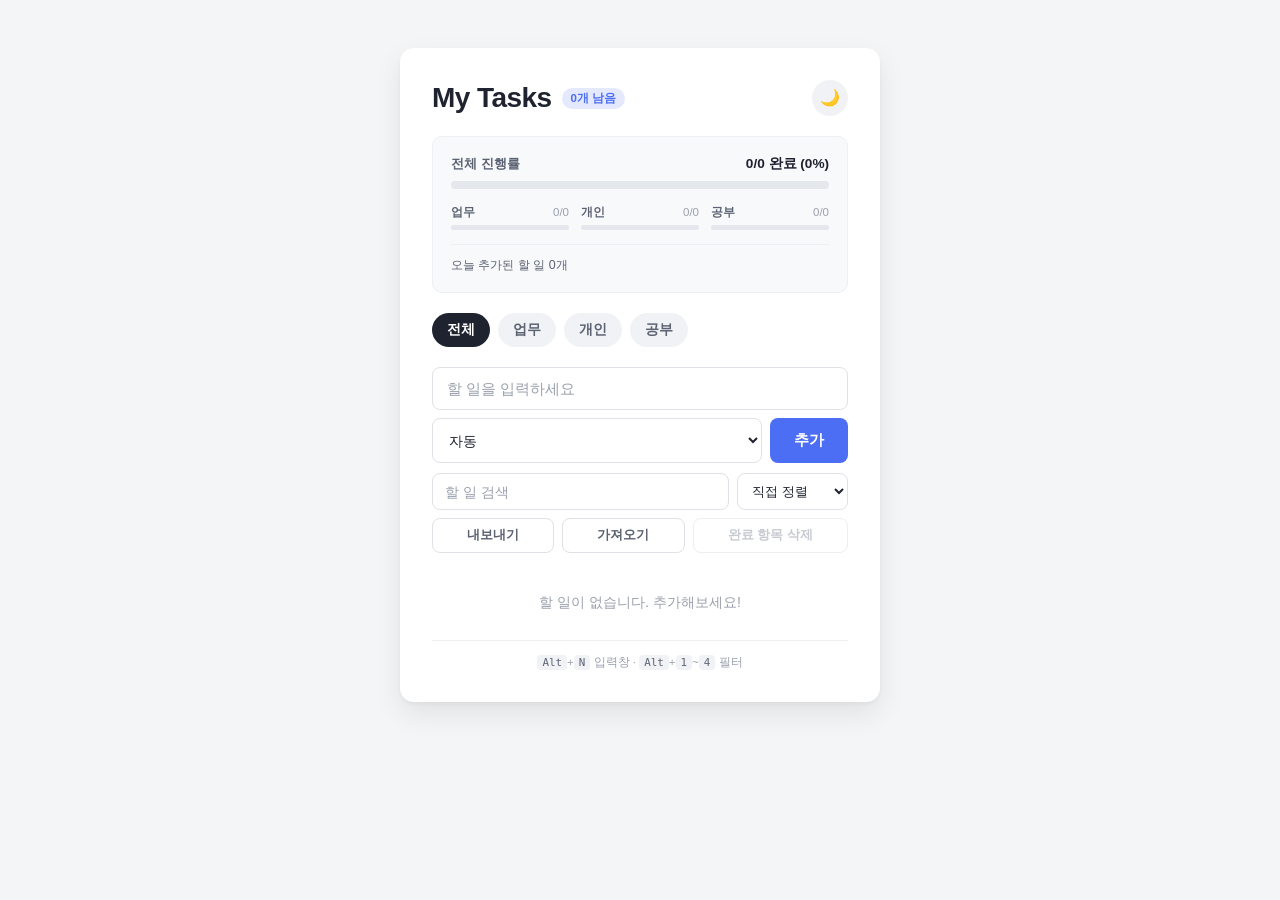
<file: index.html>
<!DOCTYPE html>
<html lang="ko">
<head>
  <meta charset="UTF-8">
  <meta name="viewport" content="width=device-width, initial-scale=1.0">
  <title>My Tasks</title>
  <link rel="stylesheet" href="style.css">
  <script>
    // 첫 페인트 전에 테마를 적용해야 라이트 화면이 번쩍이지 않는다
    (function () {
      try {
        const saved = localStorage.getItem('my-tasks-theme');
        const prefersDark = window.matchMedia('(prefers-color-scheme: dark)').matches;
        document.documentElement.dataset.theme = saved || (prefersDark ? 'dark' : 'light');
      } catch {
        document.documentElement.dataset.theme = 'light';
      }
    })();
  </script>
</head>
<body>
  <main class="card">
    <header class="card-head">
      <div class="head-left">
        <h1 class="title">My Tasks</h1>
        <span class="badge" id="remaining-badge">0개 남음</span>
      </div>

      <button
        type="button"
        class="theme-toggle"
        id="theme-toggle"
        aria-label="다크 모드 전환"
      >
        <span class="theme-icon" id="theme-icon">🌙</span>
      </button>
    </header>

    <!-- 진행률 대시보드: 요소를 다시 만들지 않고 값만 갱신해야
         프로그레스 바의 전환 효과가 살아있으므로 마크업을 고정해 둔다 -->
    <section class="dashboard">
      <div class="overall-head">
        <span class="overall-label">전체 진행률</span>
        <span class="overall-value" id="overall-value">0/0 완료 (0%)</span>
      </div>

      <div class="progress-track">
        <div class="progress-fill" id="overall-fill"></div>
      </div>

      <div class="mini-stats">
        <div class="mini-stat" data-category="work">
          <div class="mini-head">
            <span class="mini-label">업무</span>
            <span class="mini-count" data-role="count">0/0</span>
          </div>
          <div class="mini-track">
            <div class="mini-fill" data-role="fill"></div>
          </div>
        </div>

        <div class="mini-stat" data-category="personal">
          <div class="mini-head">
            <span class="mini-label">개인</span>
            <span class="mini-count" data-role="count">0/0</span>
          </div>
          <div class="mini-track">
            <div class="mini-fill" data-role="fill"></div>
          </div>
        </div>

        <div class="mini-stat" data-category="study">
          <div class="mini-head">
            <span class="mini-label">공부</span>
            <span class="mini-count" data-role="count">0/0</span>
          </div>
          <div class="mini-track">
            <div class="mini-fill" data-role="fill"></div>
          </div>
        </div>
      </div>

      <p class="today-count" id="today-count">오늘 추가된 할 일 0개</p>
    </section>

    <div class="filter-bar" id="filter-bar">
      <button type="button" class="filter-btn is-active" data-filter="all">전체</button>
      <button type="button" class="filter-btn" data-filter="work">업무</button>
      <button type="button" class="filter-btn" data-filter="personal">개인</button>
      <button type="button" class="filter-btn" data-filter="study">공부</button>
    </div>

    <form class="input-row" id="todo-form">
      <input
        type="text"
        id="todo-input"
        class="todo-input"
        placeholder="할 일을 입력하세요"
        autocomplete="off"
      >
      <select id="category-select" class="category-select" aria-label="카테고리">
        <option value="auto" selected>자동</option>
        <option value="work">업무</option>
        <option value="personal">개인</option>
        <option value="study">공부</option>
      </select>
      <button type="submit" class="add-btn">추가</button>
    </form>

    <p class="category-hint hidden" id="category-hint" aria-live="polite"></p>

    <div class="tool-row">
      <input
        type="search"
        id="search-input"
        class="search-input"
        placeholder="할 일 검색"
        autocomplete="off"
        aria-label="할 일 검색"
      >
      <select id="sort-select" class="sort-select" aria-label="정렬 기준">
        <option value="manual">직접 정렬</option>
        <option value="created">생성일순</option>
        <option value="category">카테고리순</option>
        <option value="done">완료 상태순</option>
      </select>
    </div>

    <div class="action-row">
      <button type="button" class="ghost-btn" id="export-btn">내보내기</button>
      <button type="button" class="ghost-btn" id="import-btn">가져오기</button>
      <button type="button" class="ghost-btn danger" id="clear-done-btn" disabled>
        완료 항목 삭제
      </button>
      <input type="file" id="import-file" accept="application/json,.json" hidden>
    </div>

    <ul class="todo-list" id="todo-list"></ul>

    <p class="empty-msg" id="empty-msg">할 일이 없습니다. 추가해보세요!</p>

    <footer class="shortcut-hint">
      <kbd>Alt</kbd>+<kbd>N</kbd> 입력창 · <kbd>Alt</kbd>+<kbd>1</kbd>~<kbd>4</kbd> 필터
    </footer>
  </main>

  <div class="toast" id="toast" role="status" aria-live="polite"></div>

  <dialog class="confirm-dialog" id="confirm-dialog">
    <div class="confirm-inner">
      <h2 class="confirm-title" id="confirm-title"></h2>
      <p class="confirm-text" id="confirm-text"></p>
      <div class="confirm-actions" id="confirm-actions"></div>
    </div>
  </dialog>

  <script src="script.js"></script>
</body>
</html>
</file>
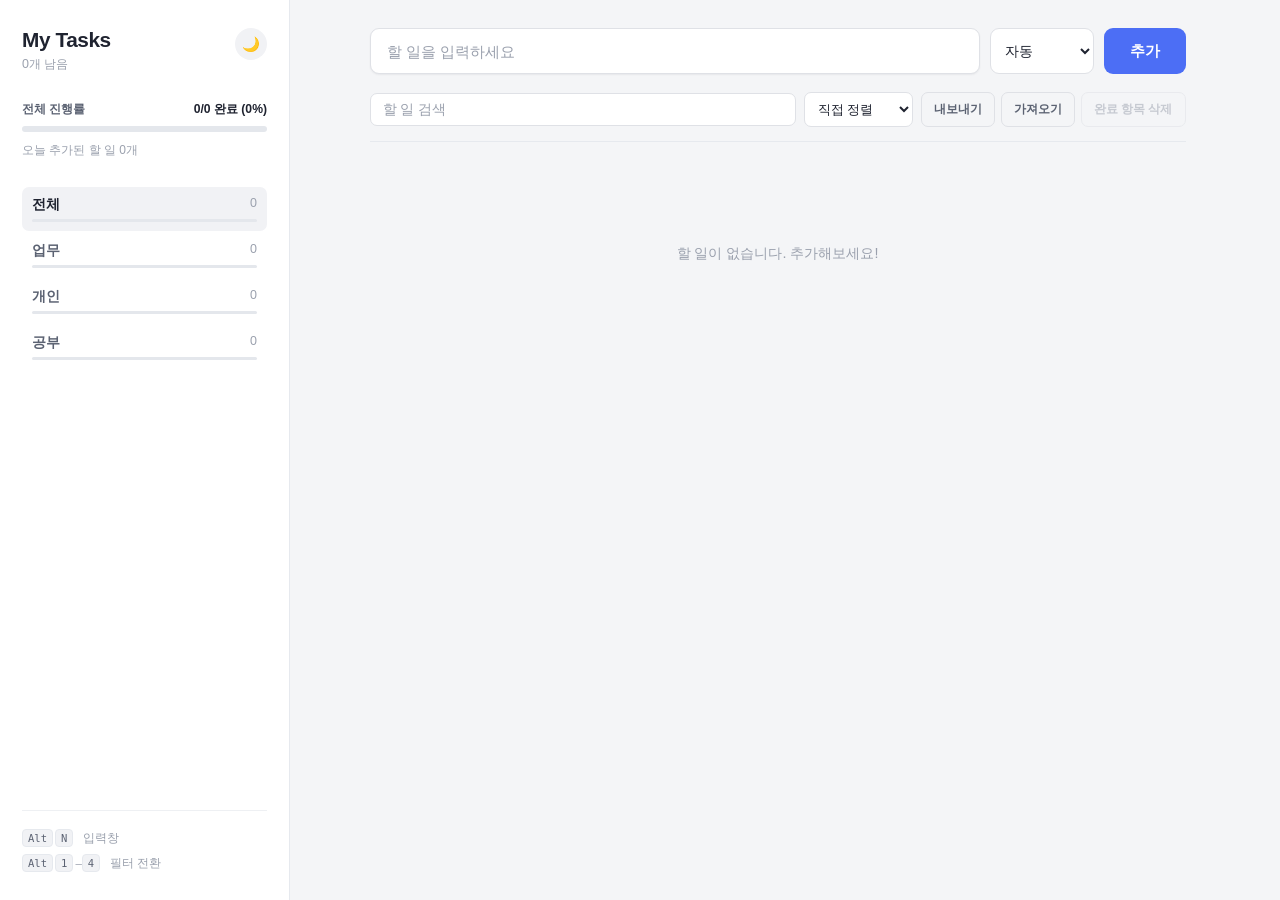
<file: web_version/index.html>
<!DOCTYPE html>
<html lang="ko">
<head>
  <meta charset="UTF-8">
  <meta name="viewport" content="width=device-width, initial-scale=1.0">
  <title>My Tasks</title>
  <link rel="stylesheet" href="style.css">
  <script>
    // 첫 페인트 전에 테마를 적용해야 라이트 화면이 번쩍이지 않는다
    (function () {
      try {
        const saved = localStorage.getItem('my-tasks-theme');
        const prefersDark = window.matchMedia('(prefers-color-scheme: dark)').matches;
        document.documentElement.dataset.theme = saved || (prefersDark ? 'dark' : 'light');
      } catch {
        document.documentElement.dataset.theme = 'light';
      }
    })();
  </script>
</head>
<body>
  <div class="app">
    <!-- 왼쪽 레일: 읽는 것 (상태와 전환) -->
    <aside class="rail">
      <header class="rail-head">
        <div class="brand">
          <h1 class="brand-name">My Tasks</h1>
          <p class="brand-sub" id="remaining-badge">0개 남음</p>
        </div>

        <button
          type="button"
          class="theme-toggle"
          id="theme-toggle"
          aria-label="다크 모드 전환"
        >
          <span class="theme-icon" id="theme-icon">🌙</span>
        </button>
      </header>

      <!-- 값만 갱신해야 프로그레스 바의 전환 효과가 살아있으므로 마크업을 고정해 둔다 -->
      <section class="progress-block">
        <div class="progress-head">
          <span class="progress-label">전체 진행률</span>
          <span class="progress-value" id="overall-value">0/0 완료 (0%)</span>
        </div>
        <div class="progress-track">
          <div class="progress-fill" id="overall-fill"></div>
        </div>
        <p class="today-count" id="today-count">오늘 추가된 할 일 0개</p>
      </section>

      <!-- 필터와 카테고리별 진행률을 한 덩어리로 묶었다 -->
      <nav class="filter-nav" id="filter-bar" aria-label="카테고리 필터">
        <button type="button" class="filter-row is-active" data-filter="all">
          <span class="filter-name">전체</span>
          <span class="filter-count" data-role="count">0</span>
          <span class="filter-track"><span class="filter-fill" data-role="fill"></span></span>
        </button>
        <button type="button" class="filter-row" data-filter="work">
          <span class="filter-name">업무</span>
          <span class="filter-count" data-role="count">0</span>
          <span class="filter-track"><span class="filter-fill" data-role="fill"></span></span>
        </button>
        <button type="button" class="filter-row" data-filter="personal">
          <span class="filter-name">개인</span>
          <span class="filter-count" data-role="count">0</span>
          <span class="filter-track"><span class="filter-fill" data-role="fill"></span></span>
        </button>
        <button type="button" class="filter-row" data-filter="study">
          <span class="filter-name">공부</span>
          <span class="filter-count" data-role="count">0</span>
          <span class="filter-track"><span class="filter-fill" data-role="fill"></span></span>
        </button>
      </nav>

      <footer class="rail-foot">
        <div class="shortcut"><span><kbd>Alt</kbd><kbd>N</kbd></span> 입력창</div>
        <div class="shortcut"><span><kbd>Alt</kbd><kbd>1</kbd>–<kbd>4</kbd></span> 필터 전환</div>
      </footer>
    </aside>

    <!-- 오른쪽 본문: 하는 것 (입력과 목록) -->
    <main class="main">
      <div class="main-head">
        <div class="main-inner">
          <div class="compose">
            <form class="compose-form" id="todo-form">
              <input
                type="text"
                id="todo-input"
                class="compose-input"
                placeholder="할 일을 입력하세요"
                autocomplete="off"
              >
              <select id="category-select" class="compose-select" aria-label="카테고리">
                <option value="auto" selected>자동</option>
                <option value="work">업무</option>
                <option value="personal">개인</option>
                <option value="study">공부</option>
              </select>
              <button type="submit" class="compose-add">추가</button>
            </form>

            <p class="category-hint hidden" id="category-hint" aria-live="polite"></p>
          </div>

          <div class="toolbar">
            <input
              type="search"
              id="search-input"
              class="search-input"
              placeholder="할 일 검색"
              autocomplete="off"
              aria-label="할 일 검색"
            >
            <select id="sort-select" class="sort-select" aria-label="정렬 기준">
              <option value="manual">직접 정렬</option>
              <option value="created">생성일순</option>
              <option value="category">카테고리순</option>
              <option value="done">완료 상태순</option>
            </select>

            <div class="toolbar-actions">
              <button type="button" class="ghost-btn" id="export-btn">내보내기</button>
              <button type="button" class="ghost-btn" id="import-btn">가져오기</button>
              <button type="button" class="ghost-btn danger" id="clear-done-btn" disabled>
                완료 항목 삭제
              </button>
              <input type="file" id="import-file" accept="application/json,.json" hidden>
            </div>
          </div>
          </div>
      </div>

      <div class="main-inner">
        <ul class="todo-list" id="todo-list"></ul>
        <p class="empty-msg" id="empty-msg">할 일이 없습니다. 추가해보세요!</p>
      </div>
    </main>
  </div>

  <div class="toast" id="toast" role="status" aria-live="polite"></div>

  <dialog class="confirm-dialog" id="confirm-dialog">
    <div class="confirm-inner">
      <h2 class="confirm-title" id="confirm-title"></h2>
      <p class="confirm-text" id="confirm-text"></p>
      <div class="confirm-actions" id="confirm-actions"></div>
    </div>
  </dialog>

  <script src="script.js"></script>
</body>
</html>
</file>
<file: style.css>
/* ── 테마 토큰 ─────────────────────────── */
:root {
  /* 카테고리 색은 두 테마에서 공통으로 쓴다 */
  --work: #4a90e2;
  --personal: #27ae60;
  --study: #8e44ad;

  --bg: #f4f5f7;
  --card: #ffffff;
  --text: #1f2330;
  --text-sub: #5b6272;
  --muted: #9aa0ad;
  --line: #eef0f3;

  --panel-bg: #f8f9fb;
  --panel-border: #edeff3;
  --track: #e4e7ec;

  --field-bg: #ffffff;
  --field-border: #dfe1e6;
  --chip-bg: #f1f2f5;
  --chip-hover: #e6e8ed;
  --chip-active: #1f2330;

  --accent: #4c6ef5;
  --accent-hover: #3b5bdb;
  --accent-active: #364fc7;
  --accent-ring: rgba(76, 110, 245, 0.15);
  --accent-grad: #7048e8;

  --danger: #e03131;
  --danger-soft: #ffe9e9;

  --shadow: 0 2px 4px rgba(0, 0, 0, 0.04), 0 12px 28px rgba(0, 0, 0, 0.08);
}

:root[data-theme="dark"] {
  --bg: #1a1a1a;
  --card: #2d2d2d;
  --text: #e0e0e0;
  --text-sub: #a8a8a8;
  --muted: #7d7d7d;
  --line: #3a3a3a;

  --panel-bg: #262626;
  --panel-border: #3a3a3a;
  --track: #3f3f3f;

  --field-bg: #242424;
  --field-border: #454545;
  --chip-bg: #3a3a3a;
  --chip-hover: #454545;
  --chip-active: #e0e0e0;

  --accent: #5c7cfa;
  --accent-hover: #4c6ef5;
  --accent-active: #4263eb;
  --accent-ring: rgba(92, 124, 250, 0.25);
  --accent-grad: #845ef7;

  --danger: #ff6b6b;
  --danger-soft: #4a2626;

  --shadow: 0 2px 4px rgba(0, 0, 0, 0.2), 0 12px 28px rgba(0, 0, 0, 0.35);
}

* {
  margin: 0;
  padding: 0;
  box-sizing: border-box;
}

body {
  min-height: 100vh;
  display: flex;
  justify-content: center;
  align-items: flex-start;
  padding: 48px 16px;
  background: var(--bg);
  font-family: -apple-system, BlinkMacSystemFont, "Apple SD Gothic Neo",
    "Segoe UI", Roboto, sans-serif;
  color: var(--text);
  transition: background-color 0.3s ease, color 0.3s ease;
}

/* ── 카드 ─────────────────────────────── */
.card {
  width: 100%;
  max-width: 480px;
  background: var(--card);
  border-radius: 14px;
  padding: 32px;
  box-shadow: var(--shadow);
  transition: background-color 0.3s ease, box-shadow 0.3s ease;
}

.card-head {
  display: flex;
  justify-content: space-between;
  align-items: center;
  gap: 12px;
  margin-bottom: 20px;
}

.head-left {
  display: flex;
  align-items: center;
  gap: 10px;
  min-width: 0;
}

.title {
  font-size: 1.75rem;
  font-weight: 700;
  letter-spacing: -0.02em;
}

.badge {
  flex-shrink: 0;
  padding: 3px 9px;
  font-size: 0.72rem;
  font-weight: 700;
  color: var(--accent);
  background: var(--accent-ring);
  border-radius: 999px;
  white-space: nowrap;
}

.theme-toggle {
  flex-shrink: 0;
  width: 36px;
  height: 36px;
  display: grid;
  place-items: center;
  font-size: 1rem;
  line-height: 1;
  background: var(--chip-bg);
  border: none;
  border-radius: 50%;
  cursor: pointer;
  transition: background 0.2s ease;
}

.theme-toggle:hover {
  background: var(--chip-hover);
}

.theme-icon {
  display: block;
  transition: transform 0.3s ease;
}

.theme-toggle:hover .theme-icon {
  transform: rotate(-20deg);
}

/* ── 진행률 대시보드 ───────────────────── */
.dashboard {
  padding: 18px;
  margin-bottom: 20px;
  background: var(--panel-bg);
  border: 1px solid var(--panel-border);
  border-radius: 10px;
  transition: background-color 0.3s ease, border-color 0.3s ease;
}

.overall-head {
  display: flex;
  justify-content: space-between;
  align-items: baseline;
  gap: 8px;
  margin-bottom: 8px;
}

.overall-label {
  font-size: 0.8rem;
  font-weight: 600;
  color: var(--text-sub);
}

.overall-value {
  font-size: 0.85rem;
  font-weight: 700;
  font-variant-numeric: tabular-nums;
}

.progress-track {
  height: 8px;
  background: var(--track);
  border-radius: 999px;
  overflow: hidden;
}

.progress-fill {
  width: 0;
  height: 100%;
  background: linear-gradient(90deg, var(--accent), var(--accent-grad));
  border-radius: 999px;
  transition: width 0.45s cubic-bezier(0.34, 1.2, 0.64, 1);
}

.mini-stats {
  display: grid;
  grid-template-columns: repeat(3, 1fr);
  gap: 12px;
  margin-top: 16px;
}

.mini-head {
  display: flex;
  justify-content: space-between;
  align-items: baseline;
  gap: 4px;
  margin-bottom: 5px;
}

.mini-label {
  font-size: 0.72rem;
  font-weight: 600;
  color: var(--text-sub);
}

.mini-count {
  font-size: 0.72rem;
  color: var(--muted);
  font-variant-numeric: tabular-nums;
}

.mini-track {
  height: 5px;
  background: var(--track);
  border-radius: 999px;
  overflow: hidden;
}

.mini-fill {
  width: 0;
  height: 100%;
  border-radius: 999px;
  transition: width 0.45s cubic-bezier(0.34, 1.2, 0.64, 1);
}

.mini-stat[data-category="work"] .mini-fill {
  background: var(--work);
}

.mini-stat[data-category="personal"] .mini-fill {
  background: var(--personal);
}

.mini-stat[data-category="study"] .mini-fill {
  background: var(--study);
}

.today-count {
  margin-top: 14px;
  padding-top: 12px;
  border-top: 1px solid var(--panel-border);
  font-size: 0.78rem;
  color: var(--text-sub);
}

/* ── 필터 바 ──────────────────────────── */
.filter-bar {
  display: flex;
  flex-wrap: wrap;
  gap: 8px;
  margin-bottom: 20px;
}

.filter-btn {
  padding: 7px 14px;
  font-size: 0.85rem;
  font-weight: 600;
  font-family: inherit;
  color: var(--text-sub);
  background: var(--chip-bg);
  border: 1px solid transparent;
  border-radius: 999px;
  cursor: pointer;
  transition: background 0.2s ease, color 0.2s ease;
}

.filter-btn:hover {
  background: var(--chip-hover);
}

/* 선택된 필터는 해당 카테고리 색으로 강조한다 */
.filter-btn.is-active {
  color: var(--card);
  background: var(--chip-active);
}

.filter-btn.is-active[data-filter="work"] {
  color: #fff;
  background: var(--work);
}

.filter-btn.is-active[data-filter="personal"] {
  color: #fff;
  background: var(--personal);
}

.filter-btn.is-active[data-filter="study"] {
  color: #fff;
  background: var(--study);
}

/* ── 입력 영역 ─────────────────────────── */
.input-row {
  display: flex;
  flex-wrap: wrap;
  gap: 8px;
}

.todo-input,
.search-input {
  min-width: 0;
  font-size: 0.95rem;
  font-family: inherit;
  color: inherit;
  background: var(--field-bg);
  border: 1px solid var(--field-border);
  border-radius: 8px;
  outline: none;
  transition: border-color 0.15s, box-shadow 0.15s, background-color 0.3s ease;
}

.todo-input {
  flex: 1 1 100%;
  padding: 12px 14px;
}

.todo-input::placeholder,
.search-input::placeholder {
  color: var(--muted);
}

.todo-input:focus,
.search-input:focus,
.category-select:focus {
  border-color: var(--accent);
  box-shadow: 0 0 0 3px var(--accent-ring);
}

.category-select {
  flex: 1 1 auto;
  padding: 11px 12px;
  font-size: 0.9rem;
  font-family: inherit;
  color: inherit;
  background: var(--field-bg);
  border: 1px solid var(--field-border);
  border-radius: 8px;
  cursor: pointer;
  outline: none;
  transition: border-color 0.15s, box-shadow 0.15s, background-color 0.3s ease;
}

.add-btn {
  flex: 0 0 auto;
  padding: 12px 24px;
  font-size: 0.95rem;
  font-weight: 600;
  font-family: inherit;
  color: #fff;
  background: var(--accent);
  border: none;
  border-radius: 8px;
  cursor: pointer;
  transition: background 0.15s;
}

.add-btn:hover {
  background: var(--accent-hover);
}

.add-btn:active {
  background: var(--accent-active);
}

/* ── 자동 분류 힌트 ────────────────────── */
.category-hint {
  display: flex;
  align-items: center;
  gap: 6px;
  margin-top: 8px;
  padding-left: 2px;
  font-size: 0.76rem;
  color: var(--text-sub);
}

.category-hint.hidden {
  display: none;
}

/* 어느 카테고리로 가는지 색으로도 알려준다 */
.category-hint::before {
  content: "";
  width: 7px;
  height: 7px;
  flex-shrink: 0;
  border-radius: 50%;
  background: var(--muted);
}

.category-hint[data-category="work"]::before {
  background: var(--work);
}

.category-hint[data-category="personal"]::before {
  background: var(--personal);
}

.category-hint[data-category="study"]::before {
  background: var(--study);
}

/* ── 검색 / 정렬 / 도구 ────────────────── */
.tool-row {
  display: flex;
  gap: 8px;
  margin-top: 10px;
}

.search-input {
  flex: 1;
  padding: 9px 12px;
  font-size: 0.88rem;
}

.sort-select {
  flex: 0 0 auto;
  padding: 9px 10px;
  font-size: 0.82rem;
  font-family: inherit;
  color: inherit;
  background: var(--field-bg);
  border: 1px solid var(--field-border);
  border-radius: 8px;
  cursor: pointer;
  outline: none;
  transition: border-color 0.15s, box-shadow 0.15s, background-color 0.3s ease;
}

.sort-select:focus {
  border-color: var(--accent);
  box-shadow: 0 0 0 3px var(--accent-ring);
}

.action-row {
  display: flex;
  flex-wrap: wrap;
  gap: 8px;
  margin-top: 8px;
}

.ghost-btn {
  flex: 1 1 auto;
  padding: 8px 12px;
  font-size: 0.8rem;
  font-weight: 600;
  font-family: inherit;
  color: var(--text-sub);
  background: transparent;
  border: 1px solid var(--field-border);
  border-radius: 8px;
  cursor: pointer;
  transition: background 0.15s, border-color 0.15s, color 0.15s, opacity 0.15s;
}

.ghost-btn:hover:not(:disabled) {
  background: var(--chip-bg);
  border-color: var(--muted);
}

.ghost-btn.danger {
  color: var(--danger);
}

.ghost-btn.danger:hover:not(:disabled) {
  background: var(--danger-soft);
  border-color: var(--danger);
}

.ghost-btn:disabled {
  color: var(--muted);
  opacity: 0.55;
  cursor: not-allowed;
}

/* ── 목록 ─────────────────────────────── */
.todo-list {
  list-style: none;
  margin-top: 16px;
}

.todo-item {
  display: flex;
  align-items: flex-start;
  gap: 12px;
  padding: 12px 4px;
  border-bottom: 1px solid var(--line);
}

.todo-item:last-child {
  border-bottom: none;
}

/* 드래그 손잡이 — 손잡이를 잡았을 때만 항목이 draggable 로 바뀐다 */
.drag-handle {
  flex-shrink: 0;
  width: 18px;
  margin-top: 1px;
  font-size: 0.85rem;
  line-height: 1.3;
  color: var(--muted);
  text-align: center;
  background: none;
  border: none;
  cursor: grab;
  opacity: 0.45;
  transition: opacity 0.15s;
}

.todo-item:hover .drag-handle {
  opacity: 1;
}

.drag-handle:active {
  cursor: grabbing;
}

.todo-item.is-dragging {
  opacity: 0.45;
  background: var(--panel-bg);
  border-radius: 8px;
}

.todo-checkbox {
  width: 18px;
  height: 18px;
  flex-shrink: 0;
  margin-top: 2px;
  cursor: pointer;
}

.todo-item[data-category="work"] .todo-checkbox {
  accent-color: var(--work);
}

.todo-item[data-category="personal"] .todo-checkbox {
  accent-color: var(--personal);
}

.todo-item[data-category="study"] .todo-checkbox {
  accent-color: var(--study);
}

.todo-body {
  flex: 1;
  min-width: 0;
}

.todo-text {
  display: block;
  font-size: 0.95rem;
  line-height: 1.4;
  word-break: break-word;
  cursor: text;
}

.todo-item.done .todo-text {
  text-decoration: line-through;
  color: var(--muted);
}

/* 검색어와 일치하는 부분 */
.todo-text mark {
  padding: 0 1px;
  color: inherit;
  background: var(--accent-ring);
  border-radius: 3px;
}

.todo-meta {
  display: flex;
  align-items: center;
  gap: 8px;
  margin-top: 5px;
}

.category-tag {
  padding: 2px 8px;
  font-size: 0.7rem;
  font-weight: 700;
  letter-spacing: 0.02em;
  color: #fff;
  border-radius: 999px;
  white-space: nowrap;
}

.category-tag[data-category="work"] {
  background: var(--work);
}

.category-tag[data-category="personal"] {
  background: var(--personal);
}

.category-tag[data-category="study"] {
  background: var(--study);
}

.todo-time {
  font-size: 0.75rem;
  color: var(--muted);
}

.delete-btn {
  flex-shrink: 0;
  width: 26px;
  height: 26px;
  display: grid;
  place-items: center;
  font-size: 0.9rem;
  line-height: 1;
  color: var(--muted);
  background: none;
  border: none;
  border-radius: 6px;
  cursor: pointer;
  transition: background 0.15s, color 0.15s;
}

.delete-btn:hover {
  color: var(--danger);
  background: var(--danger-soft);
}

/* ── 인라인 편집 ───────────────────────── */
.edit-form {
  flex: 1;
  display: flex;
  flex-wrap: wrap;
  gap: 8px;
  min-width: 0;
}

.edit-input {
  flex: 1 1 100%;
  min-width: 0;
  padding: 8px 10px;
  font-size: 0.95rem;
  font-family: inherit;
  color: inherit;
  background: var(--field-bg);
  border: 1px solid var(--accent);
  border-radius: 6px;
  outline: none;
  box-shadow: 0 0 0 3px var(--accent-ring);
}

.edit-select {
  flex: 0 0 auto;
  padding: 6px 8px;
  font-size: 0.8rem;
  font-family: inherit;
  color: inherit;
  background: var(--field-bg);
  border: 1px solid var(--field-border);
  border-radius: 6px;
  cursor: pointer;
  outline: none;
}

.edit-hint {
  align-self: center;
  font-size: 0.72rem;
  color: var(--muted);
}

/* ── 빈 상태 / 단축키 안내 ─────────────── */
.empty-msg {
  padding: 24px 4px 8px;
  font-size: 0.9rem;
  color: var(--muted);
  text-align: center;
}

.empty-msg.hidden {
  display: none;
}

.shortcut-hint {
  margin-top: 20px;
  padding-top: 14px;
  border-top: 1px solid var(--line);
  font-size: 0.72rem;
  color: var(--muted);
  text-align: center;
}

kbd {
  padding: 1px 5px;
  font-family: ui-monospace, SFMono-Regular, Menlo, monospace;
  font-size: 0.68rem;
  color: var(--text-sub);
  background: var(--chip-bg);
  border-radius: 4px;
}

/* ── 확인 다이얼로그 ───────────────────── */
.confirm-dialog {
  padding: 0;
  color: var(--text);
  background: var(--card);
  border: none;
  border-radius: 12px;
  box-shadow: var(--shadow);
}

.confirm-dialog::backdrop {
  background: rgba(0, 0, 0, 0.45);
}

.confirm-inner {
  width: min(320px, 90vw);
  padding: 24px;
}

.confirm-title {
  font-size: 1rem;
  font-weight: 700;
  margin-bottom: 8px;
}

.confirm-text {
  font-size: 0.88rem;
  line-height: 1.5;
  color: var(--text-sub);
  margin-bottom: 20px;
}

.confirm-actions {
  display: flex;
  justify-content: flex-end;
  gap: 8px;
}

.btn-ghost,
.btn-primary,
.btn-danger {
  padding: 9px 16px;
  font-size: 0.85rem;
  font-weight: 600;
  font-family: inherit;
  border: none;
  border-radius: 7px;
  cursor: pointer;
  transition: background 0.15s, opacity 0.15s;
}

.btn-ghost {
  color: var(--text-sub);
  background: var(--chip-bg);
}

.btn-ghost:hover {
  background: var(--chip-hover);
}

.btn-primary {
  color: #fff;
  background: var(--accent);
}

.btn-danger {
  color: #fff;
  background: var(--danger);
}

.btn-primary:hover,
.btn-danger:hover {
  opacity: 0.88;
}

.confirm-actions {
  flex-wrap: wrap;
}

/* ── 토스트 ────────────────────────────── */
.toast {
  position: fixed;
  left: 50%;
  bottom: 28px;
  transform: translate(-50%, 12px);
  max-width: min(400px, calc(100vw - 32px));
  padding: 11px 18px;
  font-size: 0.85rem;
  color: var(--card);
  background: var(--text);
  border-radius: 999px;
  box-shadow: 0 8px 24px rgba(0, 0, 0, 0.22);
  opacity: 0;
  pointer-events: none;
  transition: opacity 0.2s ease, transform 0.2s ease;
}

.toast.is-visible {
  opacity: 1;
  transform: translate(-50%, 0);
}

/* ── 애니메이션 ─────────────────────────── */
@keyframes item-in {
  from {
    opacity: 0;
    transform: translateY(-6px);
  }
  to {
    opacity: 1;
    transform: none;
  }
}

@keyframes item-out {
  to {
    opacity: 0;
    transform: translateX(14px);
  }
}

.todo-item.is-entering {
  animation: item-in 0.22s ease-out;
}

.todo-item.is-leaving {
  animation: item-out 0.18s ease-in forwards;
  pointer-events: none;
}

@media (prefers-reduced-motion: reduce) {
  *,
  .progress-fill,
  .mini-fill {
    transition-duration: 0.01s !important;
  }

  .todo-item.is-entering,
  .todo-item.is-leaving {
    animation-duration: 0.01s;
  }
}
</file>
<file: web_version/style.css>
/* ── 테마 토큰 ─────────────────────────── */
:root {
  /* 카테고리 색은 앱의 정체성이므로 두 테마에서 그대로 쓴다 */
  --work: #4a90e2;
  --personal: #27ae60;
  --study: #8e44ad;

  /* 데스크톱은 레일과 본문 두 개의 면이 필요하다 */
  --rail: #ffffff;
  --main: #f4f5f7;
  --raised: #ffffff;

  --text: #1f2330;
  --text-sub: #5b6272;
  --muted: #9aa0ad;
  --line: #e6e9ee;
  --line-soft: #eef0f3;
  --track: #e4e7ec;

  --field-bg: #ffffff;
  --field-border: #dfe1e6;
  --hover: #f1f2f5;

  --accent: #4c6ef5;
  --accent-hover: #3b5bdb;
  --accent-active: #364fc7;
  --accent-ring: rgba(76, 110, 245, 0.15);
  --accent-grad: #7048e8;

  --danger: #e03131;
  --danger-soft: #ffe9e9;

  --shadow-sm: 0 1px 2px rgba(16, 20, 30, 0.06);
  --shadow-lg: 0 12px 32px rgba(16, 20, 30, 0.16);
}

:root[data-theme="dark"] {
  --rail: #2d2d2d;
  --main: #1a1a1a;
  --raised: #262626;

  --text: #e0e0e0;
  --text-sub: #a8a8a8;
  --muted: #7d7d7d;
  --line: #3a3a3a;
  --line-soft: #333333;
  --track: #3f3f3f;

  --field-bg: #242424;
  --field-border: #454545;
  --hover: #363636;

  --accent: #5c7cfa;
  --accent-hover: #4c6ef5;
  --accent-active: #4263eb;
  --accent-ring: rgba(92, 124, 250, 0.25);
  --accent-grad: #845ef7;

  --danger: #ff6b6b;
  --danger-soft: #4a2626;

  --shadow-sm: 0 1px 2px rgba(0, 0, 0, 0.3);
  --shadow-lg: 0 12px 32px rgba(0, 0, 0, 0.45);
}

* {
  margin: 0;
  padding: 0;
  box-sizing: border-box;
}

html,
body {
  height: 100%;
}

body {
  background: var(--main);
  font-family: -apple-system, BlinkMacSystemFont, "Apple SD Gothic Neo",
    "Segoe UI", Roboto, sans-serif;
  color: var(--text);
  transition: background-color 0.3s ease, color 0.3s ease;
}

/* ── 앱 뼈대 ───────────────────────────── */
/* 화면 높이를 꽉 채우고, 레일과 목록이 각자 스크롤한다 */
.app {
  display: grid;
  grid-template-columns: 290px 1fr;
  height: 100vh;
}

/* ── 왼쪽 레일 ─────────────────────────── */
.rail {
  display: flex;
  flex-direction: column;
  gap: 28px;
  padding: 28px 22px;
  overflow-y: auto;
  background: var(--rail);
  border-right: 1px solid var(--line);
  transition: background-color 0.3s ease, border-color 0.3s ease;
}

.rail-head {
  display: flex;
  justify-content: space-between;
  align-items: flex-start;
  gap: 12px;
}

.brand-name {
  font-size: 1.3rem;
  font-weight: 700;
  letter-spacing: -0.02em;
  line-height: 1.2;
}

.brand-sub {
  margin-top: 3px;
  font-size: 0.78rem;
  color: var(--muted);
  font-variant-numeric: tabular-nums;
}

.theme-toggle {
  flex-shrink: 0;
  width: 32px;
  height: 32px;
  display: grid;
  place-items: center;
  font-size: 0.9rem;
  line-height: 1;
  background: var(--hover);
  border: none;
  border-radius: 50%;
  cursor: pointer;
  transition: background 0.2s ease;
}

.theme-toggle:hover {
  background: var(--track);
}

.theme-icon {
  display: block;
  transition: transform 0.3s ease;
}

.theme-toggle:hover .theme-icon {
  transform: rotate(-20deg);
}

/* ── 전체 진행률 ───────────────────────── */
.progress-head {
  display: flex;
  justify-content: space-between;
  align-items: baseline;
  gap: 8px;
  margin-bottom: 8px;
}

.progress-label {
  font-size: 0.76rem;
  font-weight: 600;
  color: var(--text-sub);
}

.progress-value {
  font-size: 0.76rem;
  font-weight: 700;
  font-variant-numeric: tabular-nums;
}

.progress-track {
  height: 6px;
  background: var(--track);
  border-radius: 999px;
  overflow: hidden;
}

.progress-fill {
  width: 0;
  height: 100%;
  background: linear-gradient(90deg, var(--accent), var(--accent-grad));
  border-radius: 999px;
  transition: width 0.45s cubic-bezier(0.34, 1.2, 0.64, 1);
}

.today-count {
  margin-top: 10px;
  font-size: 0.75rem;
  color: var(--muted);
}

/* ── 필터 + 카테고리 진행률 ─────────────── */
/* 같은 세 카테고리를 두 벌로 보여주던 것을 한 덩어리로 합쳤다 */
.filter-nav {
  display: flex;
  flex-direction: column;
  gap: 2px;
}

.filter-row {
  display: grid;
  grid-template-columns: 1fr auto;
  gap: 2px 8px;
  width: 100%;
  padding: 9px 10px;
  font-family: inherit;
  text-align: left;
  background: none;
  border: none;
  border-radius: 7px;
  cursor: pointer;
  transition: background 0.15s ease;
}

.filter-row:hover {
  background: var(--hover);
}

.filter-row.is-active {
  background: var(--hover);
}

.filter-name {
  font-size: 0.86rem;
  font-weight: 600;
  color: var(--text-sub);
  transition: color 0.15s ease;
}

.filter-row.is-active .filter-name {
  color: var(--text);
}

.filter-count {
  font-size: 0.78rem;
  color: var(--muted);
  font-variant-numeric: tabular-nums;
}

.filter-track {
  grid-column: 1 / -1;
  height: 3px;
  margin-top: 3px;
  background: var(--track);
  border-radius: 999px;
  overflow: hidden;
}

.filter-fill {
  display: block;
  width: 0;
  height: 100%;
  border-radius: 999px;
  background: var(--muted);
  transition: width 0.45s cubic-bezier(0.34, 1.2, 0.64, 1);
}

.filter-row[data-filter="all"] .filter-fill {
  background: linear-gradient(90deg, var(--accent), var(--accent-grad));
}

.filter-row[data-filter="work"] .filter-fill {
  background: var(--work);
}

.filter-row[data-filter="personal"] .filter-fill {
  background: var(--personal);
}

.filter-row[data-filter="study"] .filter-fill {
  background: var(--study);
}

/* ── 레일 바닥: 단축키 ─────────────────── */
.rail-foot {
  margin-top: auto;
  padding-top: 18px;
  border-top: 1px solid var(--line-soft);
  display: flex;
  flex-direction: column;
  gap: 7px;
}

.shortcut {
  display: flex;
  align-items: center;
  gap: 8px;
  font-size: 0.72rem;
  color: var(--muted);
}

kbd {
  display: inline-block;
  min-width: 18px;
  padding: 2px 5px;
  margin-right: 2px;
  font-family: ui-monospace, SFMono-Regular, Menlo, monospace;
  font-size: 0.66rem;
  text-align: center;
  color: var(--text-sub);
  background: var(--hover);
  border: 1px solid var(--line);
  border-radius: 4px;
}

/* ── 오른쪽 본문 ───────────────────────── */
.main {
  min-width: 0;
  overflow-y: auto;
  /* 목록이 짧을 때와 길 때 콘텐츠 폭이 달라지지 않게 자리를 미리 비워 둔다 */
  scrollbar-gutter: stable;
}

/* 본문 폭이 아무리 넓어져도 글줄이 늘어지지 않게 가둔다 */
.main-inner {
  width: 100%;
  max-width: 880px;
  margin: 0 auto;
  padding: 0 32px;
}

/* ── 입력 영역 ─────────────────────────── */
/* 입력부는 같은 스크롤 영역 안에서 위에 고정된다 */
.main-head {
  position: sticky;
  top: 0;
  z-index: 2;
  padding-top: 28px;
  background: var(--main);
  transition: background-color 0.3s ease;
}

.compose-form {
  display: flex;
  gap: 10px;
}

.compose-input {
  flex: 1;
  min-width: 0;
  padding: 13px 16px;
  font-size: 0.95rem;
  font-family: inherit;
  color: inherit;
  background: var(--field-bg);
  border: 1px solid var(--field-border);
  border-radius: 9px;
  outline: none;
  box-shadow: var(--shadow-sm);
  transition: border-color 0.15s, box-shadow 0.15s, background-color 0.3s ease;
}

.compose-input::placeholder,
.search-input::placeholder {
  color: var(--muted);
}

.compose-input:focus,
.compose-select:focus,
.search-input:focus,
.sort-select:focus {
  border-color: var(--accent);
  box-shadow: 0 0 0 3px var(--accent-ring);
}

.compose-select {
  flex: 0 0 104px;
  padding: 13px 10px;
  font-size: 0.88rem;
  font-family: inherit;
  color: inherit;
  background: var(--field-bg);
  border: 1px solid var(--field-border);
  border-radius: 9px;
  cursor: pointer;
  outline: none;
  transition: border-color 0.15s, box-shadow 0.15s, background-color 0.3s ease;
}

.compose-add {
  flex: 0 0 auto;
  padding: 13px 26px;
  font-size: 0.92rem;
  font-weight: 600;
  font-family: inherit;
  color: #fff;
  background: var(--accent);
  border: none;
  border-radius: 9px;
  cursor: pointer;
  transition: background 0.15s;
}

.compose-add:hover {
  background: var(--accent-hover);
}

.compose-add:active {
  background: var(--accent-active);
}

/* ── 자동 분류 힌트 ────────────────────── */
.category-hint {
  display: flex;
  align-items: center;
  gap: 7px;
  margin-top: 9px;
  padding-left: 3px;
  font-size: 0.76rem;
  color: var(--text-sub);
}

.category-hint.hidden {
  display: none;
}

.category-hint::before {
  content: "";
  width: 7px;
  height: 7px;
  flex-shrink: 0;
  border-radius: 50%;
  background: var(--muted);
}

.category-hint[data-category="work"]::before {
  background: var(--work);
}

.category-hint[data-category="personal"]::before {
  background: var(--personal);
}

.category-hint[data-category="study"]::before {
  background: var(--study);
}

/* ── 검색 / 정렬 / 도구 ────────────────── */
.toolbar {
  display: flex;
  align-items: center;
  gap: 8px;
  margin-top: 18px;
  padding-bottom: 14px;
  border-bottom: 1px solid var(--line);
}

.search-input {
  flex: 1;
  min-width: 0;
  padding: 8px 12px;
  font-size: 0.85rem;
  font-family: inherit;
  color: inherit;
  background: var(--field-bg);
  border: 1px solid var(--field-border);
  border-radius: 7px;
  outline: none;
  transition: border-color 0.15s, box-shadow 0.15s, background-color 0.3s ease;
}

.sort-select {
  flex: 0 0 auto;
  padding: 8px 9px;
  font-size: 0.8rem;
  font-family: inherit;
  color: inherit;
  background: var(--field-bg);
  border: 1px solid var(--field-border);
  border-radius: 7px;
  cursor: pointer;
  outline: none;
  transition: border-color 0.15s, box-shadow 0.15s, background-color 0.3s ease;
}

.toolbar-actions {
  display: flex;
  gap: 6px;
  margin-left: auto;
}

.ghost-btn {
  padding: 8px 12px;
  font-size: 0.78rem;
  font-weight: 600;
  font-family: inherit;
  white-space: nowrap;
  color: var(--text-sub);
  background: transparent;
  border: 1px solid var(--field-border);
  border-radius: 7px;
  cursor: pointer;
  transition: background 0.15s, border-color 0.15s, color 0.15s, opacity 0.15s;
}

.ghost-btn:hover:not(:disabled) {
  background: var(--hover);
  border-color: var(--muted);
}

.ghost-btn.danger {
  color: var(--danger);
}

.ghost-btn.danger:hover:not(:disabled) {
  background: var(--danger-soft);
  border-color: var(--danger);
}

.ghost-btn:disabled {
  color: var(--muted);
  opacity: 0.5;
  cursor: not-allowed;
}

/* ── 목록 ─────────────────────────────── */
.todo-list {
  list-style: none;
  padding: 6px 0 40px;
}

.todo-item {
  display: flex;
  align-items: flex-start;
  gap: 12px;
  padding: 13px 10px;
  border-radius: 8px;
  border-bottom: 1px solid var(--line-soft);
  transition: background 0.15s ease;
}

.todo-item:hover {
  background: var(--raised);
}

.todo-item:last-child {
  border-bottom: none;
}

/* 드래그 손잡이 — 손잡이를 잡았을 때만 항목이 draggable 로 바뀐다 */
.drag-handle {
  flex-shrink: 0;
  width: 16px;
  margin-top: 2px;
  font-size: 0.85rem;
  line-height: 1.3;
  color: var(--muted);
  text-align: center;
  background: none;
  border: none;
  cursor: grab;
  opacity: 0;
  transition: opacity 0.15s;
}

.todo-item:hover .drag-handle,
.drag-handle:focus-visible {
  opacity: 1;
}

.drag-handle:active {
  cursor: grabbing;
}

/* 키보드로 집어 든 상태 — 방향키로 옮기는 중 */
.todo-item.is-grabbed {
  background: var(--raised);
  box-shadow: inset 0 0 0 2px var(--accent);
}

.todo-item.is-grabbed .drag-handle {
  opacity: 1;
  color: var(--accent);
}

.todo-item.is-dragging {
  opacity: 0.45;
  background: var(--raised);
}

.todo-checkbox {
  width: 17px;
  height: 17px;
  flex-shrink: 0;
  margin-top: 2px;
  cursor: pointer;
}

.todo-item[data-category="work"] .todo-checkbox {
  accent-color: var(--work);
}

.todo-item[data-category="personal"] .todo-checkbox {
  accent-color: var(--personal);
}

.todo-item[data-category="study"] .todo-checkbox {
  accent-color: var(--study);
}

.todo-body {
  flex: 1;
  min-width: 0;
}

.todo-text {
  display: block;
  font-size: 0.93rem;
  line-height: 1.45;
  word-break: break-word;
  cursor: text;
}

.todo-item.done .todo-text {
  text-decoration: line-through;
  color: var(--muted);
}

.todo-text mark {
  padding: 0 1px;
  color: inherit;
  background: var(--accent-ring);
  border-radius: 3px;
}

.todo-meta {
  display: flex;
  align-items: center;
  gap: 10px;
  margin-top: 5px;
}

.category-tag {
  padding: 2px 8px;
  font-size: 0.68rem;
  font-weight: 700;
  letter-spacing: 0.02em;
  color: #fff;
  border-radius: 999px;
  white-space: nowrap;
}

.category-tag[data-category="work"] {
  background: var(--work);
}

.category-tag[data-category="personal"] {
  background: var(--personal);
}

.category-tag[data-category="study"] {
  background: var(--study);
}

.todo-time {
  font-size: 0.73rem;
  color: var(--muted);
}

.delete-btn {
  flex-shrink: 0;
  width: 26px;
  height: 26px;
  display: grid;
  place-items: center;
  font-size: 0.85rem;
  line-height: 1;
  color: var(--muted);
  background: none;
  border: none;
  border-radius: 6px;
  cursor: pointer;
  opacity: 0;
  transition: background 0.15s, color 0.15s, opacity 0.15s;
}

.todo-item:hover .delete-btn,
.delete-btn:focus-visible {
  opacity: 1;
}

.delete-btn:hover {
  color: var(--danger);
  background: var(--danger-soft);
}

/* ── 인라인 편집 ───────────────────────── */
.edit-form {
  flex: 1;
  display: flex;
  flex-wrap: wrap;
  gap: 8px;
  min-width: 0;
}

.edit-input {
  flex: 1 1 260px;
  min-width: 0;
  padding: 8px 10px;
  font-size: 0.93rem;
  font-family: inherit;
  color: inherit;
  background: var(--field-bg);
  border: 1px solid var(--accent);
  border-radius: 6px;
  outline: none;
  box-shadow: 0 0 0 3px var(--accent-ring);
}

.edit-select {
  flex: 0 0 auto;
  padding: 6px 8px;
  font-size: 0.8rem;
  font-family: inherit;
  color: inherit;
  background: var(--field-bg);
  border: 1px solid var(--field-border);
  border-radius: 6px;
  cursor: pointer;
  outline: none;
}

.edit-hint {
  align-self: center;
  font-size: 0.72rem;
  color: var(--muted);
}

/* ── 빈 상태 ───────────────────────────── */
.empty-msg {
  padding: 56px 4px;
  font-size: 0.9rem;
  color: var(--muted);
  text-align: center;
}

.empty-msg.hidden {
  display: none;
}

/* ── 확인 다이얼로그 ───────────────────── */
.confirm-dialog {
  padding: 0;
  color: var(--text);
  background: var(--rail);
  border: none;
  border-radius: 12px;
  box-shadow: var(--shadow-lg);
}

.confirm-dialog::backdrop {
  background: rgba(0, 0, 0, 0.45);
}

.confirm-inner {
  width: min(440px, 90vw);
  padding: 24px;
}

.confirm-title {
  font-size: 1rem;
  font-weight: 700;
  margin-bottom: 8px;
}

.confirm-text {
  font-size: 0.86rem;
  line-height: 1.55;
  color: var(--text-sub);
  margin-bottom: 20px;
}

.confirm-actions {
  display: flex;
  flex-wrap: wrap;
  justify-content: flex-end;
  gap: 8px;
}

.btn-ghost,
.btn-primary,
.btn-danger {
  padding: 9px 16px;
  font-size: 0.84rem;
  font-weight: 600;
  font-family: inherit;
  border: none;
  border-radius: 7px;
  cursor: pointer;
  transition: background 0.15s, opacity 0.15s;
}

.btn-ghost {
  color: var(--text-sub);
  background: var(--hover);
}

.btn-ghost:hover {
  background: var(--track);
}

.btn-primary {
  color: #fff;
  background: var(--accent);
}

.btn-danger {
  color: #fff;
  background: var(--danger);
}

.btn-primary:hover,
.btn-danger:hover {
  opacity: 0.88;
}

/* ── 토스트 ────────────────────────────── */
.toast {
  position: fixed;
  left: 50%;
  bottom: 28px;
  transform: translate(-50%, 12px);
  max-width: min(420px, calc(100vw - 32px));
  padding: 11px 18px;
  font-size: 0.84rem;
  color: var(--main);
  background: var(--text);
  border-radius: 999px;
  box-shadow: var(--shadow-lg);
  opacity: 0;
  pointer-events: none;
  transition: opacity 0.2s ease, transform 0.2s ease;
}

.toast.is-visible {
  opacity: 1;
  transform: translate(-50%, 0);
}

/* ── 키보드 포커스 ─────────────────────── */
:focus-visible {
  outline: 2px solid var(--accent);
  outline-offset: 2px;
}

/* ── 애니메이션 ─────────────────────────── */
@keyframes item-in {
  from {
    opacity: 0;
    transform: translateY(-6px);
  }
  to {
    opacity: 1;
    transform: none;
  }
}

@keyframes item-out {
  to {
    opacity: 0;
    transform: translateX(14px);
  }
}

.todo-item.is-entering {
  animation: item-in 0.22s ease-out;
}

.todo-item.is-leaving {
  animation: item-out 0.18s ease-in forwards;
  pointer-events: none;
}

/* ── 좁은 화면: 한 단으로 되돌린다 ──────── */
@media (max-width: 900px) {
  .app {
    grid-template-columns: 1fr;
    height: auto;
    min-height: 100vh;
  }

  .rail {
    gap: 22px;
    padding: 24px 20px;
    overflow: visible;
    border-right: none;
    border-bottom: 1px solid var(--line);
  }

  /* 좁은 화면에서는 필터가 가로로 흐르는 편이 세로 길이를 아낀다 */
  .filter-nav {
    flex-direction: row;
    flex-wrap: wrap;
    gap: 6px;
  }

  .filter-row {
    flex: 1 1 140px;
    width: auto;
  }

  .rail-foot {
    display: none;
  }

  .main-inner {
    padding: 0 20px;
  }

  .compose-form {
    flex-wrap: wrap;
  }

  .compose-input {
    flex: 1 1 100%;
  }

  .compose-select {
    flex: 1 1 auto;
  }

  .toolbar {
    flex-wrap: wrap;
  }

  .toolbar-actions {
    width: 100%;
    margin-left: 0;
  }

  .ghost-btn {
    flex: 1 1 auto;
  }

  .main {
    overflow: visible;
  }

  .main-head {
    position: static;
  }

  /* 터치 화면에는 호버가 없으므로 조작 버튼을 늘 보여준다 */
  .drag-handle,
  .delete-btn {
    opacity: 1;
  }
}

@media (prefers-reduced-motion: reduce) {
  *,
  .progress-fill,
  .filter-fill {
    transition-duration: 0.01s !important;
  }

  .todo-item.is-entering,
  .todo-item.is-leaving {
    animation-duration: 0.01s;
  }
}
</file>
